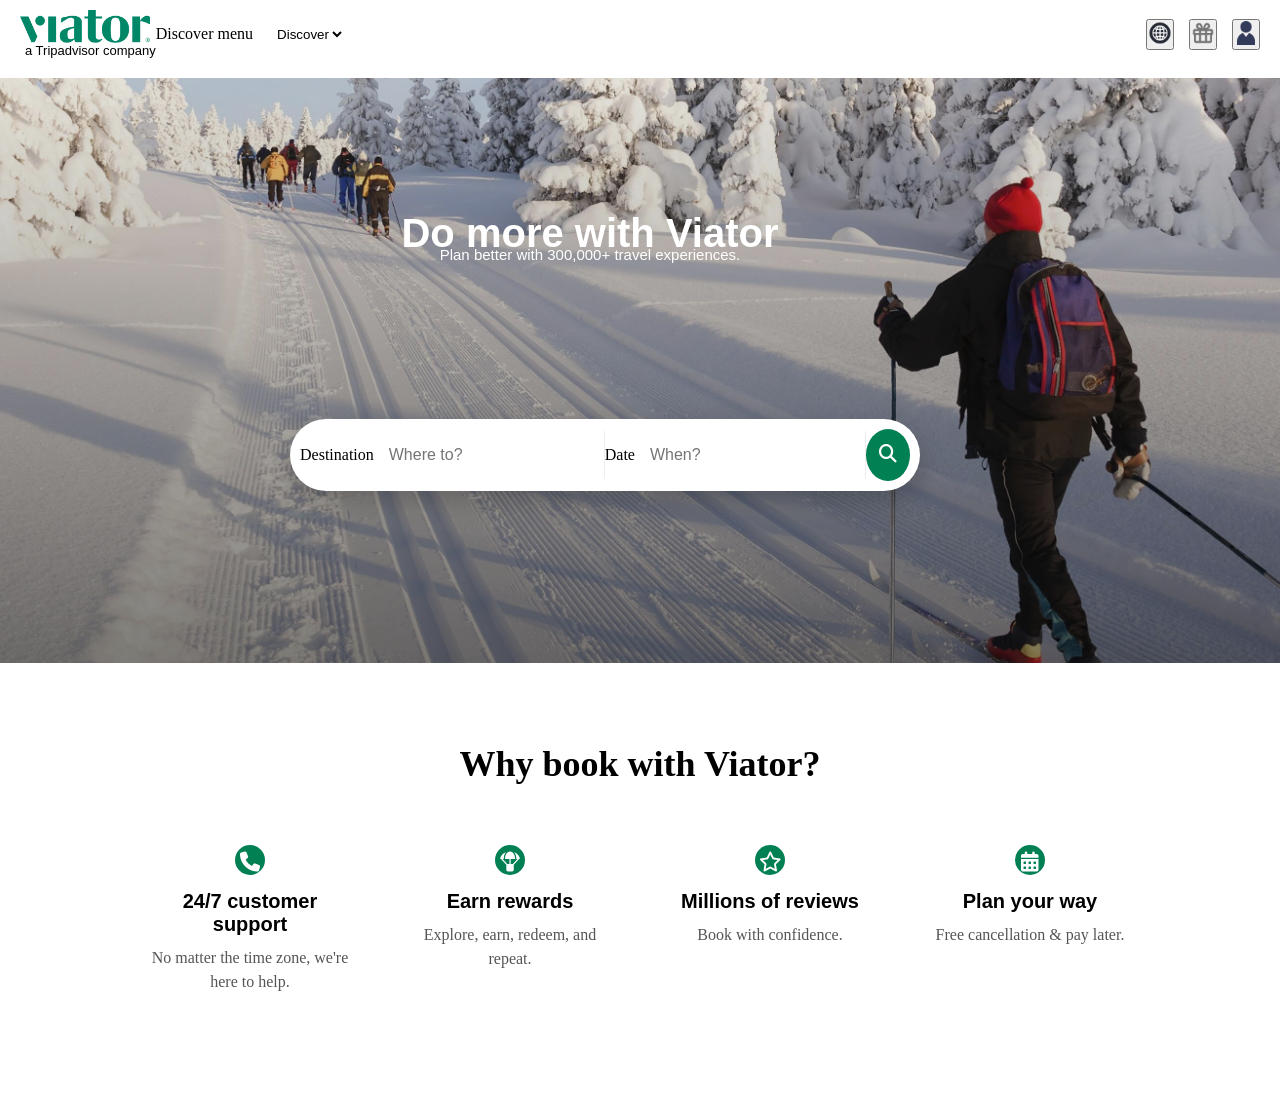
<file: Projets/Viator Project/index.html>
<!DOCTYPE html>
<html lang="en">
<head>
  <meta charset="UTF-8" />
  <meta name="viewport" content="width=device-width, initial-scale=1.0" />
  <title>Viator</title>

  <link rel="stylesheet" href="style.css" />
  <link rel="stylesheet" href="https://cdnjs.cloudflare.com/ajax/libs/font-awesome/6.5.1/css/all.min.css">
</head>

<body>

<header>
  <nav class="navigation" aria-label="Main navigation">

    <div class="bar">
      <div class="logo">
        <img src="Viator_logo.png" alt="Viator company logo">
        <p class="soussrc">a Tripadvisor company</p>
      </div>

      <label for="discover" class="visually-hidden">Discover menu</label>
      <select id="discover" class="discover">
        <option disabled selected>Discover</option>
      </select>
    </div>

    <div class="icons">
      <button aria-label="Change language">
        <img src="icon-languag.webp" alt="">
      </button>

      <button aria-label="Rewards">
        <img src="rewards-icon.webp" alt="">
      </button>

      <button aria-label="User profile">
        <img src="user_icon.webp" alt="">
      </button>
    </div>

  </nav>
</header>

<main>

  <section class="slide" aria-labelledby="hero-title">
    <div class="container">
      <h1 id="hero-title">Do more with Viator</h1>
      <p>Plan better with 300,000+ travel experiences.</p>
    </div>

    <form class="search" role="search">
      <label for="where" class="visually-hidden">Destination</label>
      <input id="where" type="text" placeholder="Where to?" />

      <label for="when" class="visually-hidden">Date</label>
      <input id="when" type="text" placeholder="When?" />

      <button aria-label="Search experiences">
        <i class="fa-solid fa-magnifying-glass" aria-hidden="true"></i>
      </button>
    </form>
  </section>

  <section class="why-viator" aria-labelledby="why-title">
    <div class="cont">
      <h2 id="why-title">Why book with Viator?</h2>

      <div class="parties">

        <article class="partie">
          <i class="fa-solid fa-phone" aria-hidden="true"></i>
          <h3>24/7 customer support</h3>
          <p>No matter the time zone, we're here to help.</p>
        </article>

        <article class="partie">
          <i class="fa-solid fa-parachute-box" aria-hidden="true"></i>
          <h3>Earn rewards</h3>
          <p>Explore, earn, redeem, and repeat.</p>
        </article>

        <article class="partie">
          <i class="fa-regular fa-star" aria-hidden="true"></i>
          <h3>Millions of reviews</h3>
          <p>Book with confidence.</p>
        </article>

        <article class="partie">
          <i class="fa-solid fa-calendar-days" aria-hidden="true"></i>
          <h3>Plan your way</h3>
          <p>Free cancellation & pay later.</p>
        </article>

      </div>
    </div>
  </section>

</main>

</body>
</html>
</file>
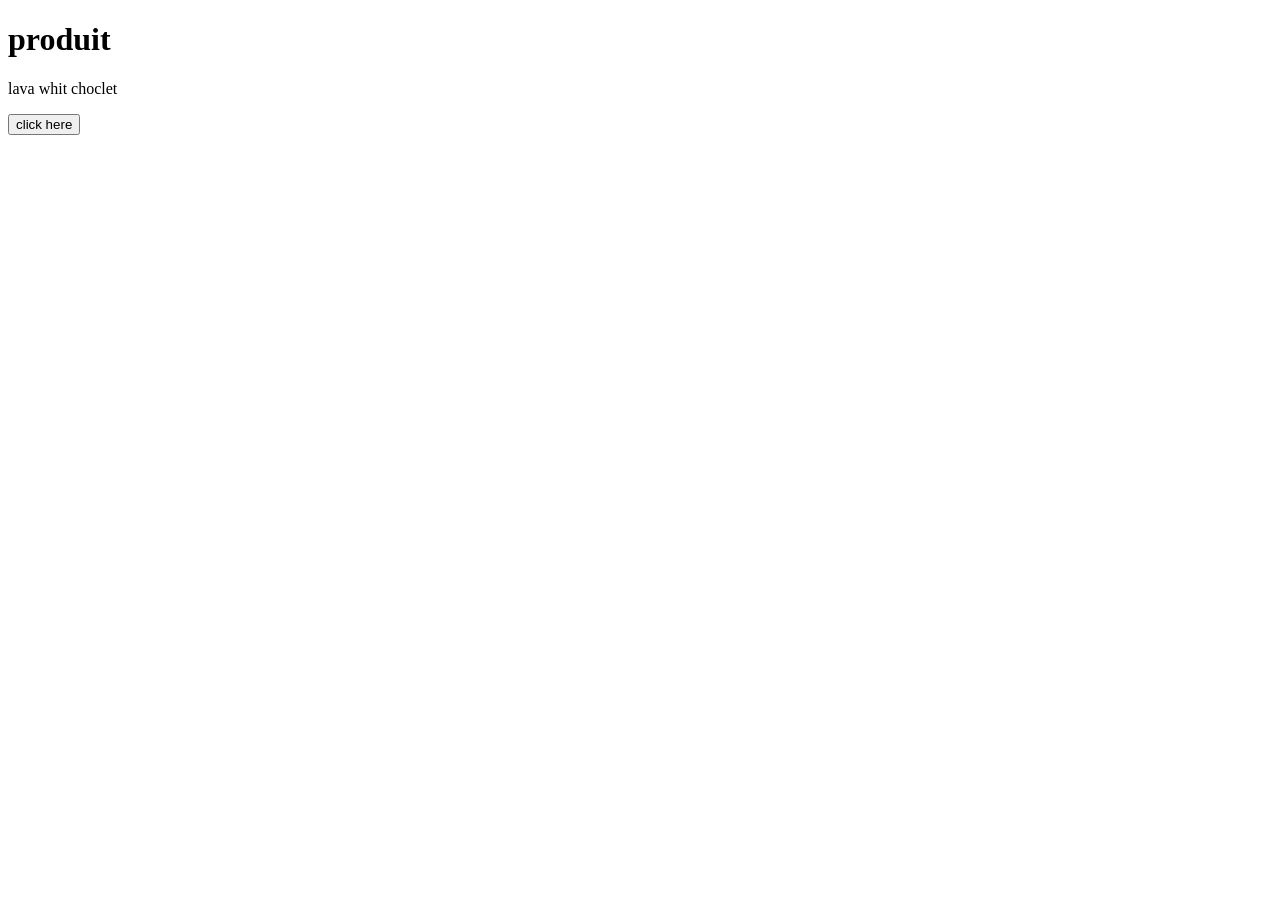
<file: HtmlCssCHG/cha1.html>
<!DOCTYPE html>
<html>
<head>
    <title>
        enaa
    </title>
    <link rel="stylesheet" href="style.css">
</head>
<body>
    <div class="div">
        <h1 id="h1" >
            produit
        </h1>
        <p>
            lava whit choclet
        </p>


        <button>
            click here 
        </button>
    </div>
</body>
</html>
</file>
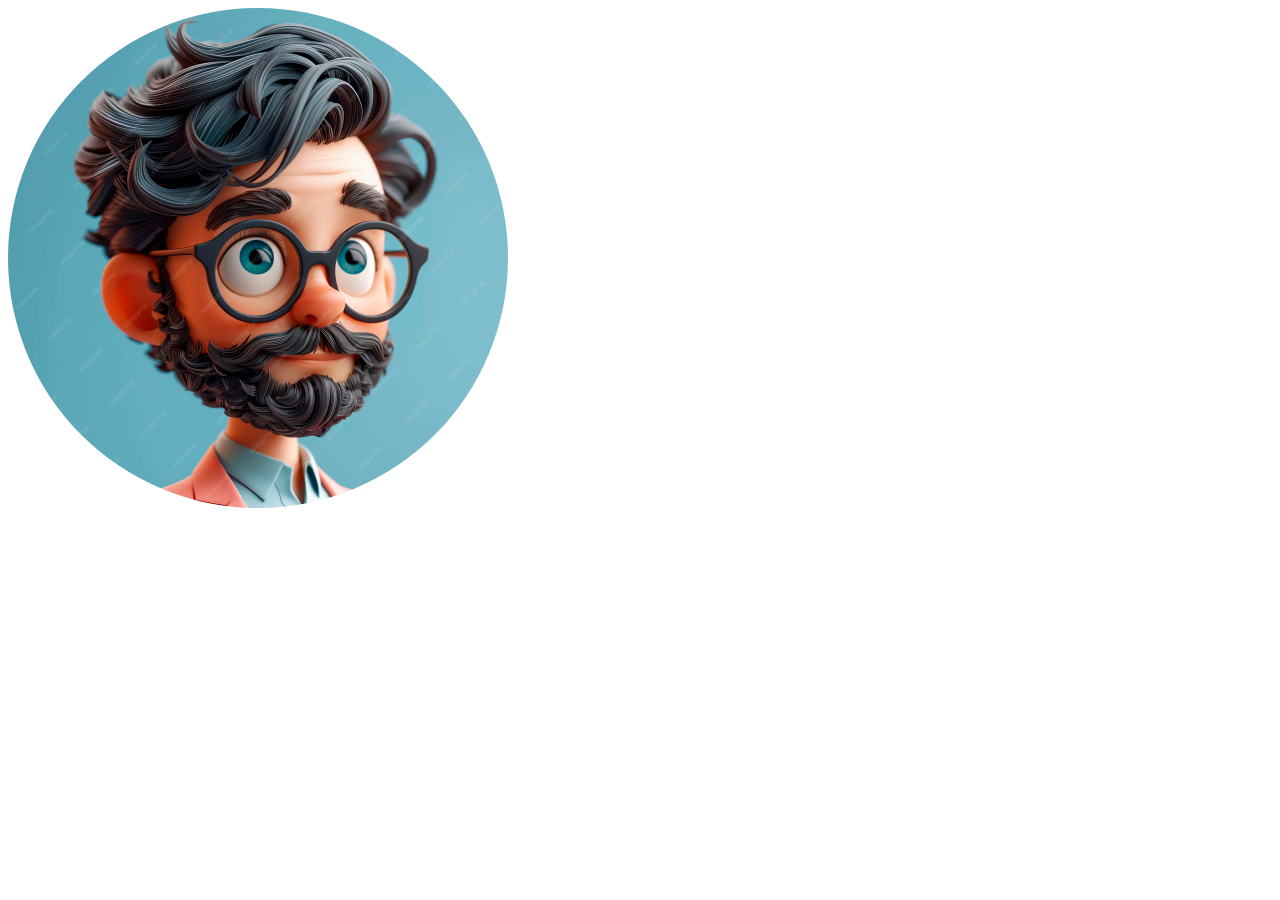
<file: HtmlCssCHG/cha2.html>
<!DOCTYPE html>

<head>
    <title>card</title>
    <link rel="stylesheet" href="style.css">
</head>
<body>
    <div>
        <img src="hmza.avif" alt="mskhoot " width="500px" id="img">
    </div>
    
</body>
</html>
</file>
<file: Projets/Viator Project/style.css>
*{
  margin: 0;
  padding: 0;
  box-sizing: border-box;
}

/* Navigation */
.navigation{
  display: flex;
  justify-content: space-between;
  align-items: center;
  padding: 10px 20px;
}

.bar{
  display: flex;
  align-items: center;
}

.logo img{
  width: 130px;
}

.soussrc{
  margin-top: -4px;
  margin-left: 5px;
  font-size: 13px;
  font-family: 'Gill Sans','Gill Sans MT',Calibri,'Trebuchet MS',sans-serif;
}

.discover{
  border: none;
  margin-left: 20px;
  background: none;
}

.discover:hover{
  background-color: rgb(230, 230, 230);
  border-radius: 30px;
  cursor: pointer;
}

/* Icons */
.icons{
  display: flex;
  align-items: center;
  gap: 15px;
}

.icons img{
  width: 24px;
  height: 24px;
  object-fit: contain;
  cursor: pointer;
}

/* Hero */
.slide{
  background: linear-gradient(rgba(0,0,0,0.1), rgba(0,0,0,0.5)), url("caption.jpg");
  height: 65vh;
  background-size: cover;
  background-position: center;
  display: grid;
  justify-content: center;
  align-items: center;
  margin-top: 10px;
}

.container{
  text-align: center;
  color: white;
  max-width: 600px;
  font-family: Arial, Helvetica, sans-serif;
}

.container h1{
  font-size: 40px;
}

.container p{
  font-size: 15px;
  margin-top: -10px;
}

/* Search */
.search{
  margin-top: -150px;
  background: white;
  border-radius: 50px;
  display: flex;
  align-items: center;
  padding: 10px;
  width: 700px;
  max-width: 90%;
  box-shadow: 0 10px 25px rgba(0,0,0,0.2);
}

.search input{
  flex: 1;
  border: none;
  outline: none;
  padding: 15px;
  font-size: 16px;
  border-right: 1px solid #eee;
}

.search button{
  border: none;
  background: #008053;
  color: white;
  width: 52px;
  height: 52px;
  border-radius: 50%;
  cursor: pointer;
  font-size: 18px;
}

/* Why Viator */
.why-viator{
  padding: 80px 20px;
  text-align: center;
}

.why-viator h2{
  font-size: 36px;
  margin-bottom: 30px;
  font-family: Cambria, Cochin, Georgia, Times, 'Times New Roman', serif;
}

.parties{
  display: flex;
  justify-content: center;
  gap: 10px;
  flex-wrap: wrap;
}

.partie{
  padding: 30px 20px;
  border-radius: 12px;
  width: 250px;
  text-align: center;
}

.partie i{
  font-size: 20px;
  margin-bottom: 15px;
  width: 30px;
  height: 30px;
  padding-top: 7px;
  background: #008053;
  border-radius: 50%;
  color: white;
}

.partie h3{
  font-size: 20px;
  margin-bottom: 10px;
  font-family: 'Lucida Sans','Lucida Sans Regular','Lucida Grande','Lucida Sans Unicode',Geneva,Verdana,sans-serif;
}

.partie p{
  font-size: 16px;
  color: #555;
  line-height: 1.5;
  font-family: Cambria, Cochin, Georgia, Times, 'Times New Roman', serif;
}
</file>
<file: HtmlCssCHG/style.css>
#img{
border-radius: 50%;
}
</file>
